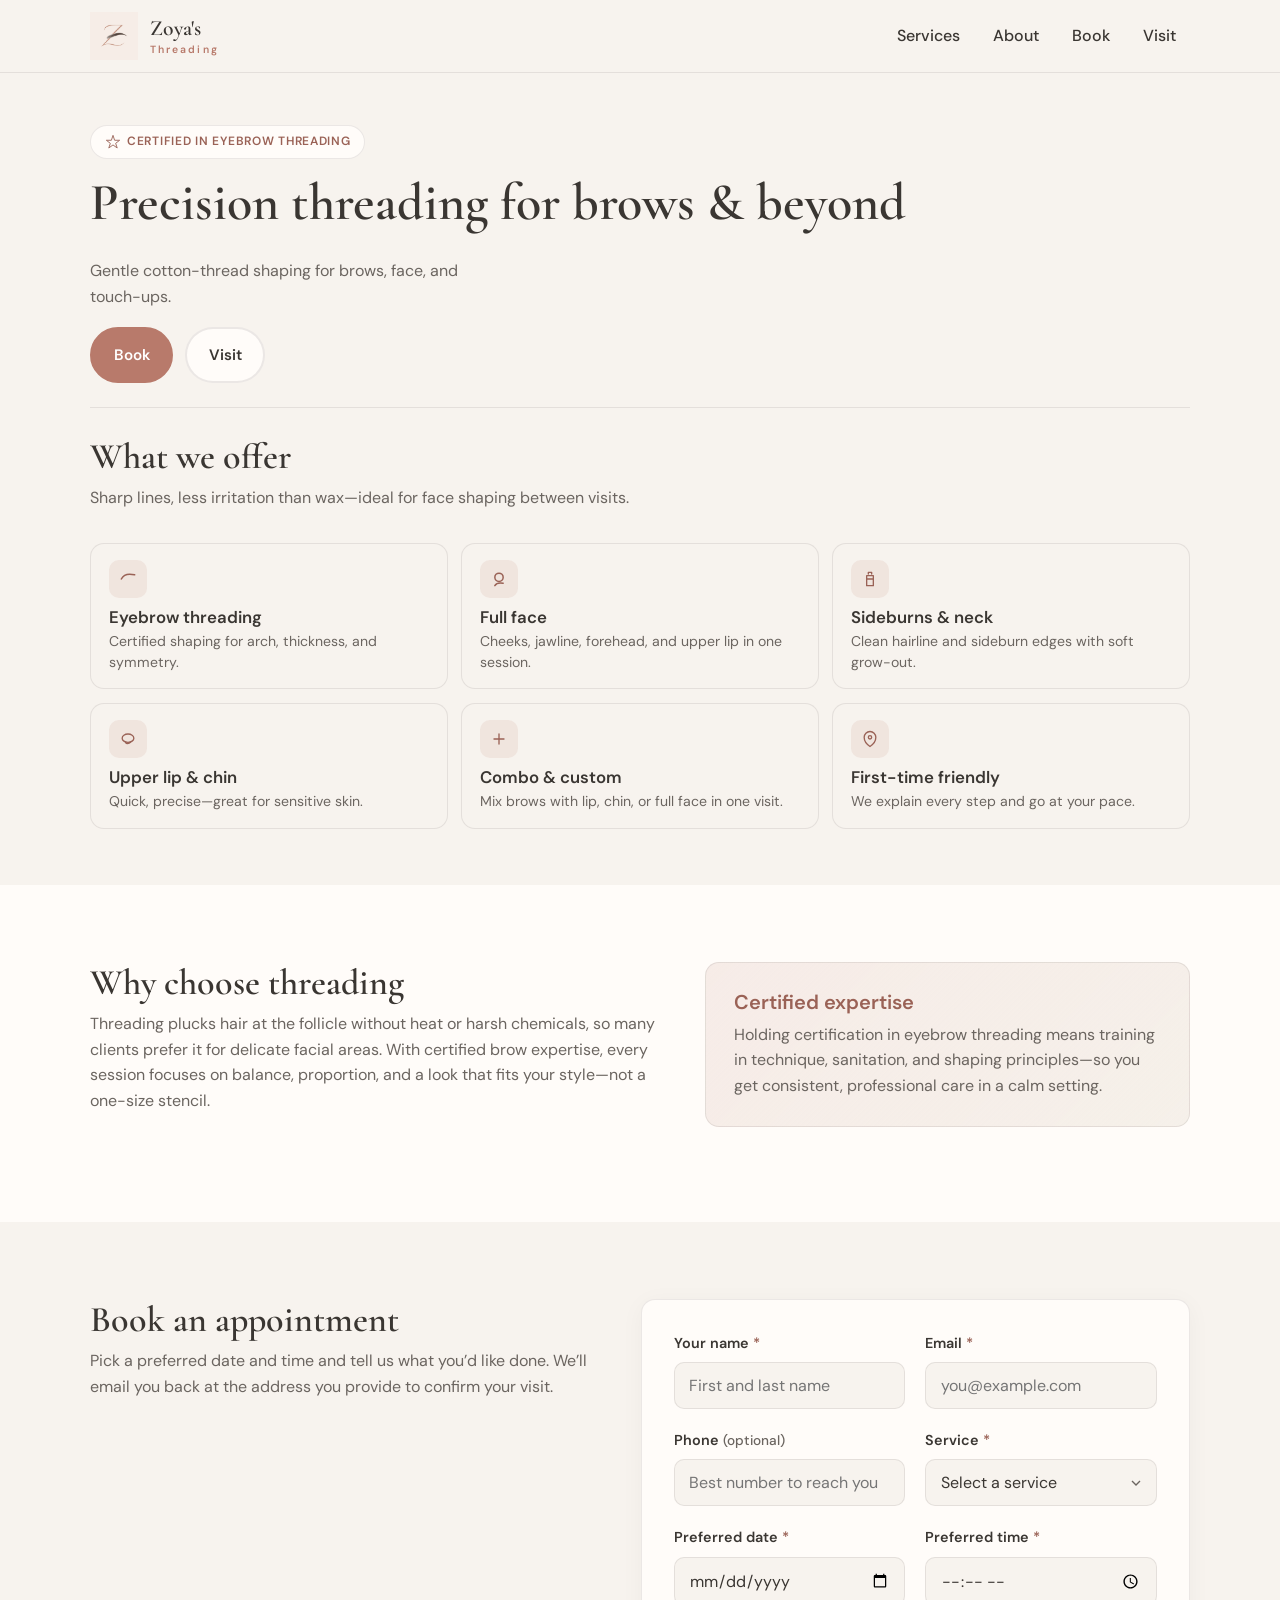
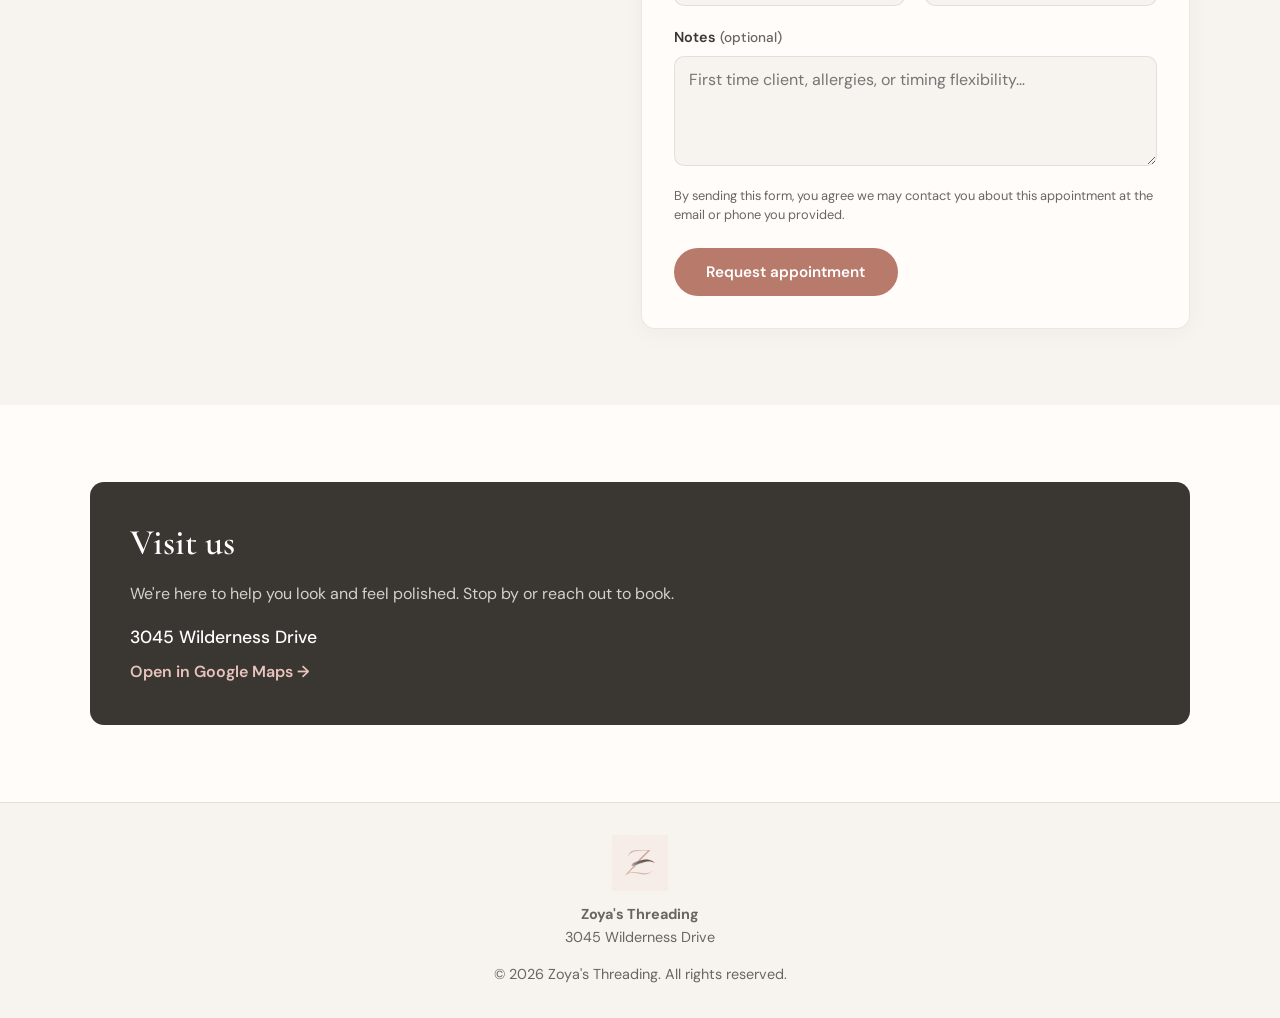
<file: index.html>
<!DOCTYPE html>
<html lang="en">
  <head>
    <meta charset="UTF-8" />
    <meta
      name="viewport"
      content="width=device-width, initial-scale=1, viewport-fit=cover"
    />
    <meta
      name="description"
      content="Zoya's Threading — certified eyebrow threading, full face, sideburns, and more. Visit us at 3045 Wilderness Drive."
    />
    <title>Zoya's Threading | Certified Eyebrow Threading</title>
    <link rel="icon" type="image/png" href="logo_no_name.png" />
    <link rel="preconnect" href="https://fonts.googleapis.com" />
    <link rel="preconnect" href="https://fonts.gstatic.com" crossorigin />
    <link
      href="https://fonts.googleapis.com/css2?family=Cormorant+Garamond:ital,wght@0,600;0,700;1,600&family=DM+Sans:ital,opsz,wght@0,9..40,400;0,9..40,500;0,9..40,600;0,9..40,700;1,9..40,400&display=swap"
      rel="stylesheet"
    />
    <link rel="stylesheet" href="styles.css" />
  </head>
  <body>
    <header class="site-header">
      <div class="container header-inner">
        <a class="brand" href="#top" aria-label="Zoya's Threading home">
          <img
            class="brand-mark"
            src="logo_no_name.png"
            alt=""
            width="48"
            height="48"
          />
          <span class="brand-text">
            Zoya's
            <small>Threading</small>
          </span>
        </a>
        <button
          type="button"
          class="nav-toggle"
          aria-expanded="false"
          aria-controls="site-menu"
          aria-label="Open menu"
        >
          <span></span>
        </button>
        <nav id="site-menu" class="site-nav" aria-label="Primary">
          <a href="#services">Services</a>
          <a href="#about">About</a>
          <a href="#book">Book</a>
          <a href="#visit">Visit</a>
        </nav>
      </div>
    </header>

    <main id="top">
      <section id="services" aria-labelledby="page-heading">
        <div class="container">
          <header class="services-top">
            <p class="badge">
              <svg width="16" height="16" viewBox="0 0 24 24" fill="none" aria-hidden="true">
                <path
                  d="M12 2l2.4 7.4H22l-6 4.6 2.3 7-6.3-4.6-6.3 4.6 2.3-7-6-4.6h7.6L12 2z"
                  stroke="currentColor"
                  stroke-width="1.5"
                  stroke-linejoin="round"
                />
              </svg>
              Certified in eyebrow threading
            </p>
            <h1 id="page-heading">Precision threading for brows &amp; beyond</h1>
            <p class="services-top__lead">
              Gentle cotton-thread shaping for brows, face, and touch-ups.
            </p>
            <div class="services-top__cta">
              <a class="btn btn-primary" href="#book">Book</a>
              <a class="btn btn-ghost" href="#visit">Visit</a>
            </div>
          </header>

          <div class="section-intro section-intro--compact">
            <h2 id="services-heading">What we offer</h2>
            <p>
              Sharp lines, less irritation than wax—ideal for face shaping between visits.
            </p>
          </div>
          <div class="services-grid">
            <article class="service-card">
              <div class="service-icon" aria-hidden="true">
                <svg width="20" height="20" viewBox="0 0 24 24" fill="none">
                  <path
                    d="M4 12c3-6 8-7 16-5"
                    stroke="currentColor"
                    stroke-width="1.8"
                    stroke-linecap="round"
                  />
                </svg>
              </div>
              <h3>Eyebrow threading</h3>
              <p>Certified shaping for arch, thickness, and symmetry.</p>
            </article>
            <article class="service-card">
              <div class="service-icon" aria-hidden="true">
                <svg width="20" height="20" viewBox="0 0 24 24" fill="none">
                  <circle cx="12" cy="10" r="5" stroke="currentColor" stroke-width="1.8" />
                  <path d="M7 20c1.5-3 4-4 10-3" stroke="currentColor" stroke-width="1.8" stroke-linecap="round" />
                </svg>
              </div>
              <h3>Full face</h3>
              <p>Cheeks, jawline, forehead, and upper lip in one session.</p>
            </article>
            <article class="service-card">
              <div class="service-icon" aria-hidden="true">
                <svg width="20" height="20" viewBox="0 0 24 24" fill="none">
                  <path
                    d="M8 8h8v12H8V8zm0 4h8M10 6V4h4v2"
                    stroke="currentColor"
                    stroke-width="1.6"
                    stroke-linecap="round"
                    stroke-linejoin="round"
                  />
                </svg>
              </div>
              <h3>Sideburns &amp; neck</h3>
              <p>Clean hairline and sideburn edges with soft grow-out.</p>
            </article>
            <article class="service-card">
              <div class="service-icon" aria-hidden="true">
                <svg width="20" height="20" viewBox="0 0 24 24" fill="none">
                  <ellipse cx="12" cy="11" rx="7" ry="5" stroke="currentColor" stroke-width="1.6" />
                  <path d="M9 16c1 2 4 2 6 0" stroke="currentColor" stroke-width="1.6" stroke-linecap="round" />
                </svg>
              </div>
              <h3>Upper lip &amp; chin</h3>
              <p>Quick, precise—great for sensitive skin.</p>
            </article>
            <article class="service-card">
              <div class="service-icon" aria-hidden="true">
                <svg width="20" height="20" viewBox="0 0 24 24" fill="none">
                  <path
                    d="M6 12h12M12 6v12"
                    stroke="currentColor"
                    stroke-width="1.6"
                    stroke-linecap="round"
                  />
                </svg>
              </div>
              <h3>Combo &amp; custom</h3>
              <p>Mix brows with lip, chin, or full face in one visit.</p>
            </article>
            <article class="service-card">
              <div class="service-icon" aria-hidden="true">
                <svg width="20" height="20" viewBox="0 0 24 24" fill="none">
                  <path
                    d="M12 21s7-4.5 7-11a7 7 0 10-14 0c0 6.5 7 11 7 11z"
                    stroke="currentColor"
                    stroke-width="1.6"
                    stroke-linejoin="round"
                  />
                  <circle cx="12" cy="10" r="2" stroke="currentColor" stroke-width="1.6" />
                </svg>
              </div>
              <h3>First-time friendly</h3>
              <p>We explain every step and go at your pace.</p>
            </article>
          </div>
        </div>
      </section>

      <section id="about" aria-labelledby="about-heading">
        <div class="container about-block">
          <div>
            <div class="section-intro">
              <h2 id="about-heading">Why choose threading</h2>
              <p>
                Threading plucks hair at the follicle without heat or harsh
                chemicals, so many clients prefer it for delicate facial areas.
                With certified brow expertise, every session focuses on balance,
                proportion, and a look that fits your style—not a one-size
                stencil.
              </p>
            </div>
          </div>
          <aside class="about-highlight">
            <h3>Certified expertise</h3>
            <p>
              Holding certification in eyebrow threading means training in
              technique, sanitation, and shaping principles—so you get
              consistent, professional care in a calm setting.
            </p>
          </aside>
        </div>
      </section>

      <section id="book" aria-labelledby="book-heading">
        <div class="container booking-block">
          <div class="booking-intro section-intro">
            <h2 id="book-heading">Book an appointment</h2>
            <p>
              Pick a preferred date and time and tell us what you’d like done.
              We’ll email you back at the address you provide to confirm your
              visit.
            </p>
          </div>
          <div class="booking-panel">
            <form id="booking-form" class="booking-form" method="POST">
              <input type="hidden" name="_subject" value="New appointment request — Zoya's Threading" />
              <input type="hidden" name="_template" value="table" />
              <input type="hidden" name="_next" value="" />

              <div class="form-row form-row-2">
                <label class="form-field">
                  <span class="form-label">Your name <abbr title="required">*</abbr></span>
                  <input
                    type="text"
                    name="Name"
                    id="book-name"
                    required
                    autocomplete="name"
                    placeholder="First and last name"
                  />
                </label>
                <label class="form-field">
                  <span class="form-label">Email <abbr title="required">*</abbr></span>
                  <input
                    type="email"
                    name="email"
                    id="book-email"
                    required
                    autocomplete="email"
                    placeholder="you@example.com"
                  />
                </label>
              </div>

              <div class="form-row form-row-2">
                <label class="form-field">
                  <span class="form-label">Phone <span class="form-optional">(optional)</span></span>
                  <input
                    type="tel"
                    name="Phone"
                    id="book-phone"
                    autocomplete="tel"
                    placeholder="Best number to reach you"
                  />
                </label>
                <label class="form-field">
                  <span class="form-label">Service <abbr title="required">*</abbr></span>
                  <select name="Service" id="book-service" required>
                    <option value="" disabled selected>Select a service</option>
                    <option value="Eyebrow threading">Eyebrow threading</option>
                    <option value="Full face">Full face</option>
                    <option value="Sideburns & neck">Sideburns &amp; neck</option>
                    <option value="Upper lip">Upper lip</option>
                    <option value="Chin">Chin</option>
                    <option value="Combo / multiple areas">Combo / multiple areas</option>
                    <option value="Other / not sure">Other / not sure</option>
                  </select>
                </label>
              </div>

              <div class="form-row form-row-2">
                <label class="form-field">
                  <span class="form-label">Preferred date <abbr title="required">*</abbr></span>
                  <input type="date" name="Preferred date" id="book-date" required />
                </label>
                <label class="form-field">
                  <span class="form-label">Preferred time <abbr title="required">*</abbr></span>
                  <input type="time" name="Preferred time" id="book-time" required />
                </label>
              </div>

              <label class="form-field">
                <span class="form-label">Notes <span class="form-optional">(optional)</span></span>
                <textarea
                  name="Notes"
                  id="book-notes"
                  rows="4"
                  placeholder="First time client, allergies, or timing flexibility…"
                ></textarea>
              </label>

              <p class="form-footnote">
                By sending this form, you agree we may contact you about this
                appointment at the email or phone you provided.
              </p>

              <button type="submit" class="btn btn-primary btn-submit">Request appointment</button>
            </form>
          </div>
        </div>
      </section>

      <section id="visit" aria-labelledby="visit-heading">
        <div class="container">
          <div class="location-card">
            <div>
              <h2 id="visit-heading">Visit us</h2>
              <p>We're here to help you look and feel polished. Stop by or reach out to book.</p>
              <address>
                3045 Wilderness Drive
              </address>
              <p>
                <a
                  class="map-link"
                  href="https://www.google.com/maps/search/?api=1&amp;query=3045+Wilderness+Drive"
                  rel="noopener noreferrer"
                  target="_blank"
                >
                  Open in Google Maps →
                </a>
              </p>
            </div>
          </div>
        </div>
      </section>
    </main>

    <footer class="site-footer">
      <div class="container">
        <img
          class="footer-logo"
          src="logo_no_name.png"
          alt=""
          width="56"
          height="56"
        />
        <p>
          <strong>Zoya's Threading</strong><br />
          3045 Wilderness Drive
        </p>
        <p>&copy; <span id="year"></span> Zoya's Threading. All rights reserved.</p>
      </div>
    </footer>

    <!-- Booking: set email in site-config.js (FormSubmit). First use: confirm inbox for activation email. -->

    <script src="site-config.js"></script>
    <script>
      (function () {
        var y = document.getElementById("year");
        if (y) y.textContent = new Date().getFullYear();

        var form = document.getElementById("booking-form");
        if (form) {
          var next = form.querySelector('input[name="_next"]');
          if (next) {
            try {
              next.value = new URL("thank-you.html", window.location.href).href;
            } catch (e) {
              next.value = "";
            }
          }
          var dateInput = document.getElementById("book-date");
          if (dateInput) {
            var d = new Date();
            var pad = function (n) {
              return String(n).padStart(2, "0");
            };
            dateInput.min =
              d.getFullYear() + "-" + pad(d.getMonth() + 1) + "-" + pad(d.getDate());
          }
        }

        var toggle = document.querySelector(".nav-toggle");
        var nav = document.querySelector(".site-nav");
        if (!toggle || !nav) return;

        function setOpen(open) {
          nav.classList.toggle("is-open", open);
          toggle.setAttribute("aria-expanded", open);
          toggle.setAttribute("aria-label", open ? "Close menu" : "Open menu");
          document.body.style.overflow = open ? "hidden" : "";
        }

        toggle.addEventListener("click", function () {
          setOpen(!nav.classList.contains("is-open"));
        });

        nav.querySelectorAll("a").forEach(function (link) {
          link.addEventListener("click", function () {
            setOpen(false);
          });
        });

        window.matchMedia("(min-width: 768px)").addEventListener("change", function (e) {
          if (e.matches) setOpen(false);
        });
      })();
    </script>
  </body>
</html>
</file>
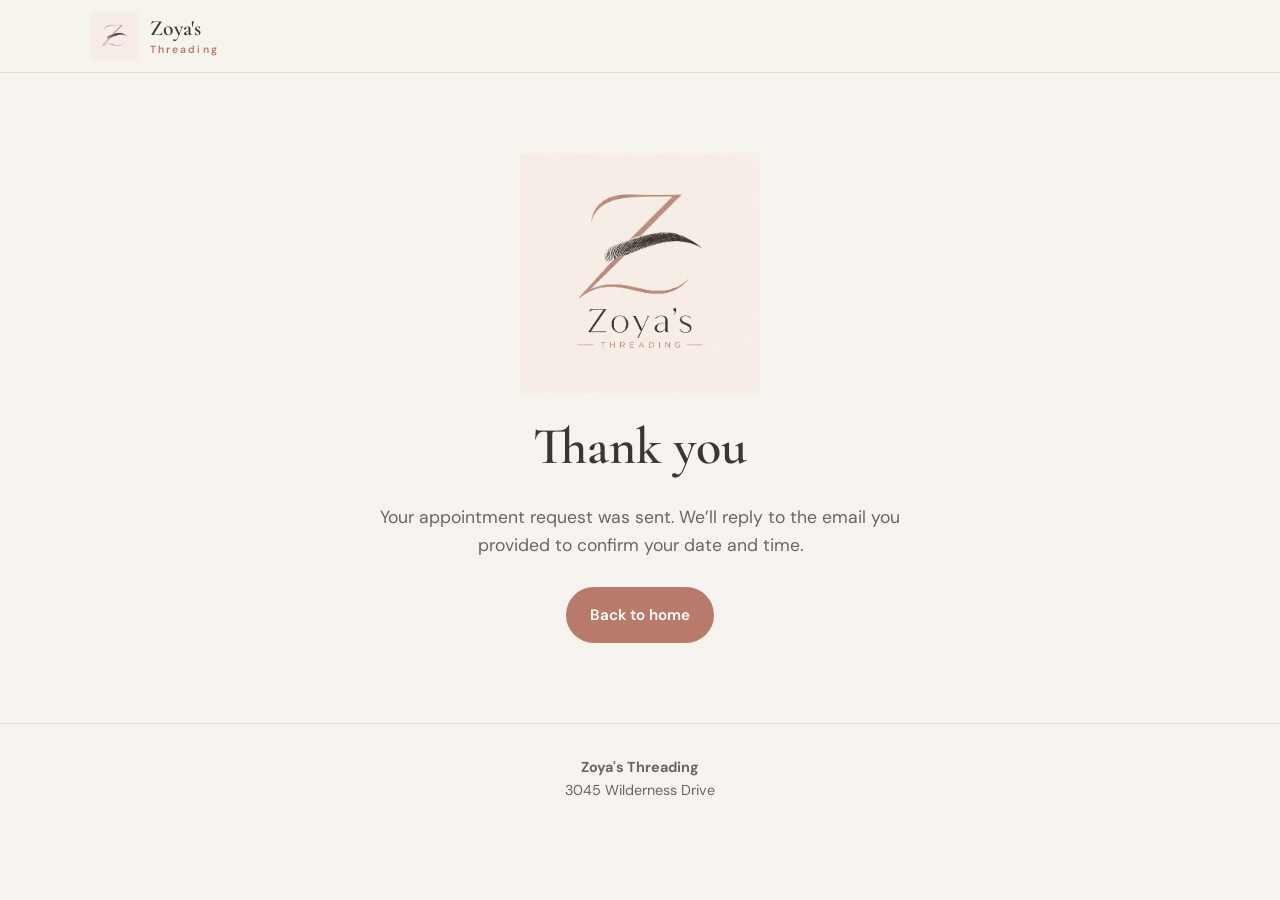
<file: thank-you.html>
<!DOCTYPE html>
<html lang="en">
  <head>
    <meta charset="UTF-8" />
    <meta name="viewport" content="width=device-width, initial-scale=1" />
    <meta name="robots" content="noindex" />
    <title>Thanks — Zoya's Threading</title>
    <link rel="icon" type="image/png" href="logo_no_name.png" />
    <link rel="preconnect" href="https://fonts.googleapis.com" />
    <link rel="preconnect" href="https://fonts.gstatic.com" crossorigin />
    <link
      href="https://fonts.googleapis.com/css2?family=Cormorant+Garamond:ital,wght@0,600;0,700&family=DM+Sans:ital,opsz,wght@0,9..40,400;0,9..40,500;0,9..40,600;0,9..40,700;1,9..40,400&display=swap"
      rel="stylesheet"
    />
    <link rel="stylesheet" href="styles.css" />
  </head>
  <body>
    <header class="site-header">
      <div class="container header-inner">
        <a class="brand" href="index.html" aria-label="Zoya's Threading home">
          <img
            class="brand-mark"
            src="logo_no_name.png"
            alt=""
            width="48"
            height="48"
          />
          <span class="brand-text">
            Zoya's
            <small>Threading</small>
          </span>
        </a>
      </div>
    </header>

    <main class="thank-you-main">
      <div class="container thank-you-inner">
        <img
          class="thank-you-logo"
          src="logo_with_name.png"
          alt="Zoya's Threading"
          width="280"
          height="320"
        />
        <h1>Thank you</h1>
        <p class="thank-you-lead">
          Your appointment request was sent. We’ll reply to the email you
          provided to confirm your date and time.
        </p>
        <p>
          <a class="btn btn-primary" href="index.html">Back to home</a>
        </p>
      </div>
    </main>

    <footer class="site-footer">
      <div class="container">
        <p>
          <strong>Zoya's Threading</strong><br />
          3045 Wilderness Drive
        </p>
      </div>
    </footer>
  </body>
</html>
</file>
<file: styles.css>
/* Zoya's Threading — original layout */
:root {
  --bg: #f7f3ee;
  --bg-warm: #efe8df;
  --surface: #fffcf9;
  --text: #3a3632;
  --text-muted: #6b6560;
  --accent: #b87a6b;
  --accent-deep: #9a6256;
  --accent-soft: rgba(184, 122, 107, 0.12);
  --border: rgba(58, 54, 50, 0.1);
  --shadow: 0 12px 40px rgba(58, 54, 50, 0.08);
  --radius: 14px;
  --font-display: "Cormorant Garamond", "Georgia", serif;
  --font-sans: "DM Sans", system-ui, sans-serif;
  --header-bar-h: 4.5rem;
  /* Total sticky header height from viewport top (bar + notch inset). */
  --header-h: calc(var(--header-bar-h) + env(safe-area-inset-top, 0px));
}

*,
*::before,
*::after {
  box-sizing: border-box;
}

html {
  scroll-behavior: smooth;
}

body {
  margin: 0;
  font-family: var(--font-sans);
  font-size: 1rem;
  line-height: 1.6;
  color: var(--text);
  background: var(--bg);
  -webkit-font-smoothing: antialiased;
}

img {
  max-width: 100%;
  height: auto;
  display: block;
}

a {
  color: var(--accent-deep);
  text-decoration: none;
}

a:hover {
  text-decoration: underline;
}

/* Typography */
h1,
h2,
h3 {
  font-family: var(--font-display);
  font-weight: 600;
  line-height: 1.15;
  margin: 0 0 0.5em;
}

h1 {
  font-size: clamp(2.25rem, 5vw, 3.25rem);
}

h2 {
  font-size: clamp(1.75rem, 3.5vw, 2.25rem);
}

h3 {
  font-size: 1.25rem;
  font-family: var(--font-sans);
  font-weight: 600;
}

p {
  margin: 0 0 1em;
  color: var(--text-muted);
}

p:last-child {
  margin-bottom: 0;
}

/* Layout */
.container {
  width: min(1100px, 100% - 2rem);
  margin-inline: auto;
}

/* Header */
.site-header {
  position: sticky;
  top: 0;
  z-index: 5000;
  isolation: isolate;
  overflow: visible;
  padding-top: env(safe-area-inset-top, 0px);
  /* Solid bar — avoids backdrop-filter creating a containing block for fixed
     descendants (breaks slide-out nav / hamburger stacking on mobile Safari). */
  background: rgba(247, 243, 238, 0.97);
  border-bottom: 1px solid var(--border);
}

.header-inner {
  display: flex;
  align-items: center;
  justify-content: space-between;
  gap: 1rem;
  min-height: var(--header-bar-h);
  padding-block: 0.65rem;
  padding-inline: max(0px, env(safe-area-inset-left)) max(0px, env(safe-area-inset-right));
}

.brand {
  display: flex;
  align-items: center;
  gap: 0.75rem;
  text-decoration: none;
  color: inherit;
  flex-shrink: 0;
  min-width: 0;
}

.brand:hover {
  text-decoration: none;
  opacity: 0.92;
}

.brand-mark {
  width: 48px;
  height: auto;
}

.brand-text {
  display: none;
  font-family: var(--font-display);
  font-size: 1.35rem;
  font-weight: 600;
  line-height: 1.1;
}

.brand-text small {
  display: block;
  font-family: var(--font-sans);
  font-size: 0.65rem;
  font-weight: 600;
  letter-spacing: 0.2em;
  color: var(--accent);
  margin-top: 0.2rem;
}

.nav-toggle {
  display: flex;
  align-items: center;
  justify-content: center;
  width: 44px;
  height: 44px;
  flex-shrink: 0;
  margin-inline-start: auto;
  padding: 0;
  border: 1px solid var(--border);
  border-radius: 10px;
  background: var(--surface);
  cursor: pointer;
  color: var(--text);
  position: relative;
  z-index: 5002;
  touch-action: manipulation;
  -webkit-tap-highlight-color: transparent;
}

.nav-toggle span,
.nav-toggle span::before,
.nav-toggle span::after {
  display: block;
  width: 20px;
  height: 2px;
  background: currentColor;
  border-radius: 1px;
  position: relative;
  transition: transform 0.2s, opacity 0.2s;
}

.nav-toggle span::before,
.nav-toggle span::after {
  content: "";
  position: absolute;
  left: 0;
}

.nav-toggle span::before {
  top: -6px;
}

.nav-toggle span::after {
  top: 6px;
}

.nav-toggle[aria-expanded="true"] span {
  background: transparent;
}

.nav-toggle[aria-expanded="true"] span::before {
  top: 0;
  transform: rotate(45deg);
}

.nav-toggle[aria-expanded="true"] span::after {
  top: 0;
  transform: rotate(-45deg);
}

.site-nav {
  position: fixed;
  inset: var(--header-h) 0 0 0;
  z-index: 5001;
  background: var(--bg);
  padding: 1.5rem;
  padding-bottom: max(1.5rem, env(safe-area-inset-bottom));
  display: flex;
  flex-direction: column;
  gap: 0.25rem;
  transform: translateX(100%);
  transition: transform 0.25s ease;
  overflow-y: auto;
  border-top: 1px solid var(--border);
  pointer-events: none;
}

.site-nav.is-open {
  transform: translateX(0);
  pointer-events: auto;
}

.site-nav a {
  display: block;
  padding: 0.85rem 1rem;
  border-radius: 10px;
  color: var(--text);
  font-weight: 500;
  text-decoration: none;
}

.site-nav a:hover {
  background: var(--accent-soft);
  text-decoration: none;
}

/* Services landing (replaces hero) */
.services-top {
  margin-bottom: clamp(1.25rem, 3vw, 1.75rem);
  padding-bottom: clamp(1rem, 2.5vw, 1.5rem);
  border-bottom: 1px solid var(--border);
}

.services-top .badge {
  display: inline-flex;
  align-items: center;
  gap: 0.4rem;
  font-size: 0.75rem;
  font-weight: 600;
  letter-spacing: 0.06em;
  text-transform: uppercase;
  color: var(--accent-deep);
  background: var(--surface);
  border: 1px solid var(--border);
  padding: 0.4rem 0.85rem;
  border-radius: 999px;
  margin-bottom: 0.85rem;
}

.services-top .badge svg {
  flex-shrink: 0;
  opacity: 0.9;
}

.services-top__lead {
  font-size: 1rem;
  max-width: 36ch;
  color: var(--text-muted);
  margin: 0 0 0.25em;
}

.services-top__cta {
  display: flex;
  flex-wrap: wrap;
  gap: 0.75rem;
  margin-top: 1.1rem;
}

.section-intro--compact {
  margin-bottom: 1.25rem;
}

.section-intro--compact p {
  margin-bottom: 0;
}

.btn {
  display: inline-flex;
  align-items: center;
  justify-content: center;
  padding: 0.85rem 1.35rem;
  font-family: var(--font-sans);
  font-size: 0.95rem;
  font-weight: 600;
  border-radius: 999px;
  border: 2px solid transparent;
  cursor: pointer;
  text-decoration: none;
  transition: background 0.2s, color 0.2s, border-color 0.2s;
}

.btn-primary {
  background: var(--accent);
  color: #fff;
  border-color: var(--accent);
}

.btn-primary:hover {
  background: var(--accent-deep);
  border-color: var(--accent-deep);
  color: #fff;
  text-decoration: none;
}

.btn-ghost {
  background: var(--surface);
  color: var(--text);
  border-color: var(--border);
}

.btn-ghost:hover {
  border-color: var(--accent);
  color: var(--accent-deep);
  text-decoration: none;
}

/* Sections */
#services {
  padding: clamp(2rem, 5vw, 3.25rem) 0 clamp(2.5rem, 5vw, 3.5rem);
}

section {
  padding: clamp(3rem, 6vw, 5rem) 0;
}

section:nth-child(even) {
  background: var(--surface);
}

.section-intro {
  max-width: 52ch;
  margin-bottom: 2rem;
}

.section-intro h2 {
  margin-bottom: 0.5rem;
}

/* Services grid — compact */
.services-grid {
  display: grid;
  gap: 0.85rem;
}

.service-card {
  background: var(--bg);
  border: 1px solid var(--border);
  border-radius: var(--radius);
  padding: 1rem 1.1rem;
  transition: box-shadow 0.2s, border-color 0.2s;
}

.service-card p {
  font-size: 0.88rem;
  line-height: 1.45;
}

.service-icon {
  width: 38px;
  height: 38px;
  border-radius: 10px;
  background: var(--accent-soft);
  color: var(--accent-deep);
  display: flex;
  align-items: center;
  justify-content: center;
  margin-bottom: 0.65rem;
}

.service-card h3 {
  font-size: 1.05rem;
  margin-bottom: 0.25rem;
  color: var(--text);
}

section:nth-child(even) .service-card {
  background: var(--surface);
  box-shadow: 0 4px 24px rgba(58, 54, 50, 0.04);
}

.service-card:hover {
  border-color: rgba(184, 122, 107, 0.35);
  box-shadow: var(--shadow);
}

/* About */
.about-block {
  display: grid;
  gap: 2rem;
  align-items: start;
}

.about-highlight {
  background: linear-gradient(135deg, var(--accent-soft) 0%, rgba(239, 232, 223, 0.6) 100%);
  border: 1px solid var(--border);
  border-radius: var(--radius);
  padding: 1.75rem;
}

.about-highlight h3 {
  color: var(--accent-deep);
  margin-bottom: 0.5rem;
}

/* Booking */
.booking-block {
  display: grid;
  gap: 2rem;
  align-items: start;
}

.booking-intro {
  margin-bottom: 0;
}

.booking-panel {
  background: var(--surface);
  border: 1px solid var(--border);
  border-radius: var(--radius);
  padding: clamp(1.5rem, 3vw, 2rem);
  box-shadow: 0 4px 24px rgba(58, 54, 50, 0.04);
}

.booking-form {
  display: flex;
  flex-direction: column;
  gap: 1.25rem;
}

.form-row {
  display: grid;
  gap: 1.25rem;
}

.form-field {
  display: flex;
  flex-direction: column;
  gap: 0.45rem;
}

.form-field .form-label {
  font-size: 0.9rem;
  font-weight: 600;
  color: var(--text);
}

.form-field abbr[title] {
  text-decoration: none;
  color: var(--accent-deep);
}

.form-optional {
  font-weight: 500;
  color: var(--text-muted);
  font-size: 0.85rem;
}

.booking-form input[type="text"],
.booking-form input[type="email"],
.booking-form input[type="tel"],
.booking-form input[type="date"],
.booking-form input[type="time"],
.booking-form select,
.booking-form textarea {
  width: 100%;
  font-family: var(--font-sans);
  font-size: 1rem;
  padding: 0.75rem 0.9rem;
  border: 1px solid var(--border);
  border-radius: 10px;
  background: var(--bg);
  color: var(--text);
  transition: border-color 0.15s, box-shadow 0.15s;
}

.booking-form select {
  cursor: pointer;
  appearance: none;
  background-image: url("data:image/svg+xml,%3Csvg xmlns='http://www.w3.org/2000/svg' width='16' height='16' viewBox='0 0 24 24' fill='none' stroke='%236b6560' stroke-width='2'%3E%3Cpath d='M6 9l6 6 6-6'/%3E%3C/svg%3E");
  background-repeat: no-repeat;
  background-position: right 0.75rem center;
  padding-right: 2.25rem;
}

.booking-form textarea {
  resize: vertical;
  min-height: 6rem;
}

.booking-form input:focus,
.booking-form select:focus,
.booking-form textarea:focus {
  outline: none;
  border-color: var(--accent);
  box-shadow: 0 0 0 3px var(--accent-soft);
}

.form-footnote {
  font-size: 0.8rem;
  color: var(--text-muted);
  margin: 0;
  line-height: 1.5;
}

.btn-submit {
  width: 100%;
  margin-top: 0.25rem;
  border: none;
}

/* Location */
.location-card {
  background: var(--text);
  color: #f0ebe5;
  border-radius: var(--radius);
  padding: clamp(1.75rem, 4vw, 2.5rem);
  display: grid;
  gap: 1.25rem;
}

.location-card h2 {
  color: #fff;
}

.location-card p {
  color: rgba(240, 235, 229, 0.85);
}

.location-card address {
  font-style: normal;
  font-size: 1.1rem;
  font-weight: 500;
  color: #fff;
  margin-bottom: 0.5rem;
}

.location-card .map-link {
  color: #e8c4bc;
  font-weight: 600;
}

.location-card .map-link:hover {
  color: #fff;
}

/* Footer */
.site-footer {
  padding: 2rem 0;
  border-top: 1px solid var(--border);
  text-align: center;
}

.footer-logo {
  width: 56px;
  margin: 0 auto 0.75rem;
  opacity: 0.9;
}

.site-footer p {
  font-size: 0.9rem;
}

/* Thank-you page */
.thank-you-main {
  padding: clamp(3rem, 8vw, 5rem) 0;
  min-height: 50vh;
}

.thank-you-inner {
  text-align: center;
  max-width: 36rem;
  margin-inline: auto;
}

.thank-you-logo {
  width: min(240px, 70vw);
  margin: 0 auto 1.5rem;
}

.thank-you-lead {
  font-size: 1.1rem;
  margin-bottom: 1.75rem;
}

/* Desktop */
@media (min-width: 768px) {
  .brand-text {
    display: block;
  }

  .nav-toggle {
    display: none;
  }

  .site-nav {
    position: static;
    transform: none;
    flex-direction: row;
    align-items: center;
    gap: 0.25rem;
    padding: 0;
    background: transparent;
    border: none;
    overflow: visible;
    pointer-events: auto;
  }

  .site-nav a {
    padding: 0.5rem 0.9rem;
  }

  .services-grid {
    grid-template-columns: repeat(3, 1fr);
  }

  .about-block {
    grid-template-columns: 1.2fr 1fr;
  }

  .booking-block {
    grid-template-columns: minmax(0, 1fr) minmax(0, 1.1fr);
    gap: clamp(2rem, 4vw, 3.5rem);
  }

  .btn-submit {
    width: auto;
    align-self: flex-start;
    min-width: 14rem;
  }

  .form-row-2 {
    grid-template-columns: 1fr 1fr;
  }
}

@media (min-width: 900px) {
  .services-grid {
    grid-template-columns: repeat(3, 1fr);
  }
}

@media (prefers-reduced-motion: reduce) {
  html {
    scroll-behavior: auto;
  }

  .site-nav,
  .nav-toggle span,
  .nav-toggle span::before,
  .nav-toggle span::after {
    transition: none;
  }
}
</file>
